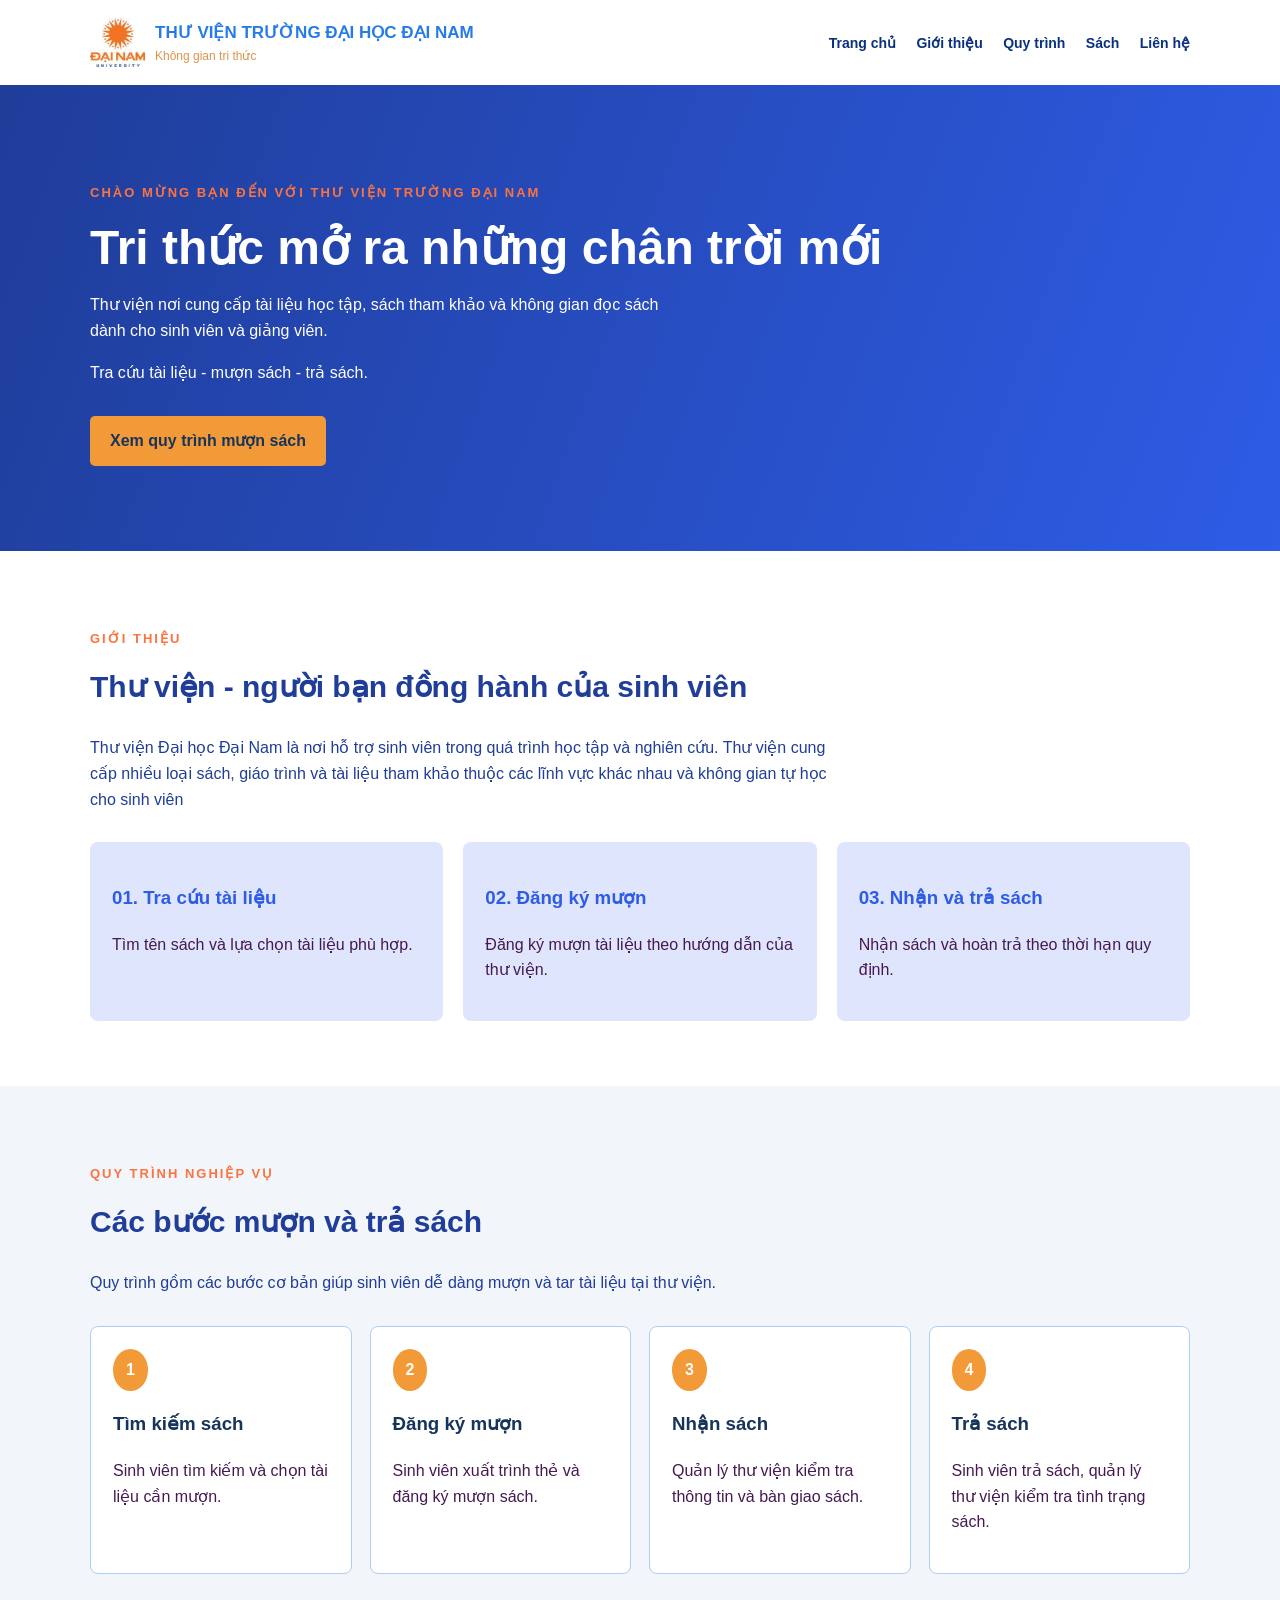
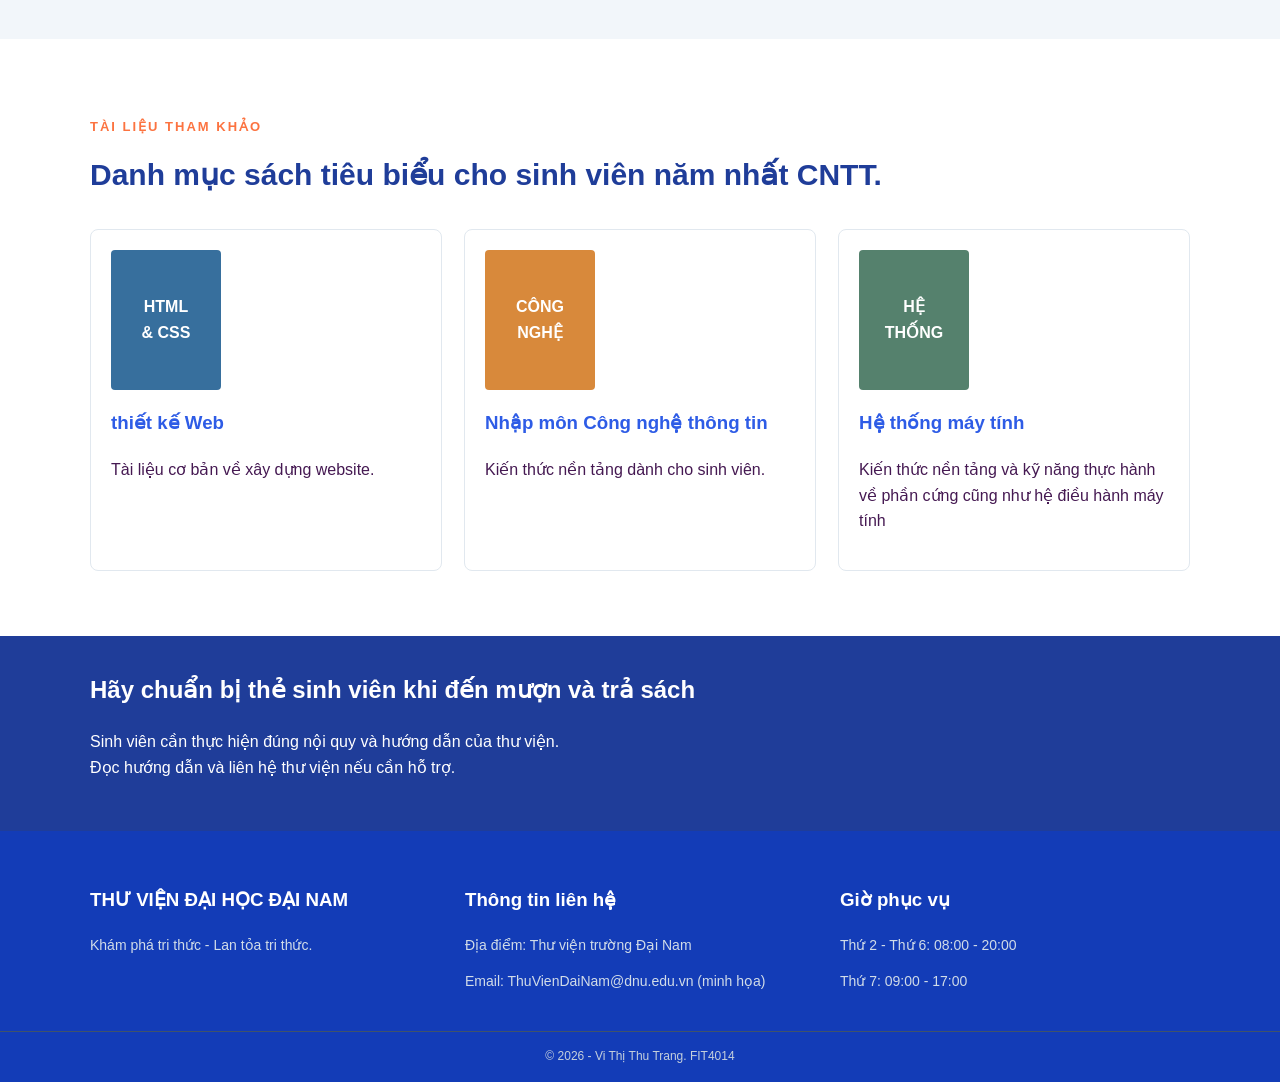
<file: index.html>
<!DOCTYPE html>
<html lang="vi">
<head>
    <meta charset="UTF-8">
    <meta name="viewport" content="width=device-width, initial-scale=1.0">
    <title>Thư viện trường Đại học Đại Nam</title>
    <link rel="stylesheet" href="css/style.css">
</head>
<body>

    <!-- PHẦN 1: ĐẦU TRANG -->
    
        <div class="container header-content">
           <div class="logo">
            <img src="assets/dainam.jpg"
            alt="Logo Đại Nam"class="logo-icon">
             <div>
                <h2>THƯ VIỆN TRƯỜNG ĐẠI HỌC ĐẠI NAM</h2>
                <p>Không gian tri thức</p>
          </div>
        </div>

            <nav>
                <a href="#trang-chu">Trang chủ</a>
                <a href="#gioi-thieu">Giới thiệu</a>
                <a href="#quy-trinh">Quy trình</a>
                <a href="#sach">Sách</a>
                <a href="#lien-he">Liên hệ</a>
            </nav>
        </div>

    <main>
        <!-- PHẦN 2: ẢNH BÌA / GIỚI THIỆU CHÍNH -->
        <section class="banner" id="trang-chu">
            <div class="container banner-content">
                <p class="sub-title">CHÀO MỪNG BẠN ĐẾN VỚI THƯ VIỆN TRƯỜNG ĐẠI NAM</p>
                <h1>Tri thức mở ra những chân trời mới</h1>
                <p> 
                    Thư viện nơi cung cấp tài liệu học tập, sách tham khảo và không gian đọc sách dành cho sinh viên và giảng viên.
                </p>
                <p>
                    Tra cứu tài liệu - mượn sách - trả sách.
                </p>
                <a class="button" href="#quy-trinh">Xem quy trình mượn sách</a>
            </div>
        </section>

        <!-- PHẦN 3: GIỚI THIỆU THƯ VIỆN -->
        <section class="section" id="gioi-thieu">
            <div class="container">
                <p class="sub-title">GIỚI THIỆU</p>
                <h2 class="section-title">Thư viện - người bạn đồng hành của sinh viên</h2>
                <p class="description">
                    Thư viện Đại học Đại Nam là nơi hỗ trợ sinh viên trong quá trình học tập và nghiên cứu. Thư viện cung cấp nhiều loại sách, giáo trình và tài liệu tham khảo thuộc các lĩnh vực khác nhau và không gian tự học cho sinh viên
                </p>

                <div class="features">
                    <div class="feature">
                        <h3>01. Tra cứu tài liệu</h3>
                        <p>Tìm tên sách và lựa chọn tài liệu phù hợp.</p>
                    </div>
                    <div class="feature">
                        <h3>02. Đăng ký mượn</h3>
                        <p>Đăng ký mượn tài liệu theo hướng dẫn của thư viện.</p>
                    </div>
                    <div class="feature">
                        <h3>03. Nhận và trả sách</h3>
                        <p>Nhận sách và hoàn trả theo thời hạn quy định.</p>
                    </div>
                </div>
            </div>
        </section>

        <!-- PHẦN 4: QUY TRÌNH MƯỢN VÀ TRẢ SÁCH -->
        <section class="section section-gray" id="quy-trinh">
            <div class="container">
                <p class="sub-title">QUY TRÌNH NGHIỆP VỤ</p>
                <h2 class="section-title">Các bước mượn và trả sách</h2>
                <p class="description">
                    Quy trình gồm các bước cơ bản giúp sinh viên dễ dàng mượn và tar tài liệu tại thư viện.
                </p>

                <div class="process-list">
                    <div class="process-item">
                        <span>1</span>
                        <h3>Tìm kiếm sách</h3>
                        <p>Sinh viên tìm kiếm và chọn tài liệu cần mượn.</p>
                    </div>
                    <div class="process-item">
                        <span>2</span>
                        <h3>Đăng ký mượn</h3>
                        <p>Sinh viên xuất trình thẻ và đăng ký mượn sách.</p>
                    </div>
                    <div class="process-item">
                        <span>3</span>
                        <h3>Nhận sách</h3>
                        <p>Quản lý thư viện kiểm tra thông tin và bàn giao sách.</p>
                    </div>
                    <div class="process-item">
                        <span>4</span>
                        <h3>Trả sách</h3>
                        <p>Sinh viên trả sách, quản lý thư viện kiểm tra tình trạng sách.</p>
                    </div>
                </div>
            </div>
        </section>

        <!-- PHẦN 5: DANH MỤC SÁCH MINH HỌA -->
        <section class="section" id="sach">
            <div class="container">
                <p class="sub-title">TÀI LIỆU THAM KHẢO</p>
                <h2 class="section-title">Danh mục sách tiêu biểu cho sinh viên năm nhất CNTT.</h2>

                <div class="book-list">
                    <div class="book">
                        <div class="book-cover blue">HTML<br>&amp; CSS</div>
                        <h3>thiết kế Web</h3>
                        <p>Tài liệu cơ bản về xây dựng website.</p>
                    </div>
                    <div class="book">
                        <div class="book-cover orange">CÔNG<br>NGHỆ</div>
                        <h3>Nhập môn Công nghệ thông tin</h3>
                        <p>Kiến thức nền tảng dành cho sinh viên.</p>
                    </div>
                    <div class="book">
                        <div class="book-cover green">HỆ<br>THỐNG</div>
                        <h3>Hệ thống máy tính</h3>
                        <p>Kiến thức nền tảng và kỹ năng thực hành về phần cứng cũng như hệ điều hành máy tính</p>
                    </div>
                </div>
            </div>
        </section>

        <!-- PHẦN 6: THÔNG BÁO -->
        <section class="notice">
            <div class="container">
                <h2>Hãy chuẩn bị thẻ sinh viên khi đến mượn và trả sách</h2>
                <p>Sinh viên cần thực hiện đúng nội quy và hướng dẫn của thư viện. <br> Đọc hướng dẫn và liên hệ thư viện nếu cần hỗ trợ.</p>
            </div>
        </section>
    </main>

    <!-- PHẦN 7: CHÂN TRANG -->
    <footer id="lien-he">
        <div class="container footer-content">
            <div>
                <h3>THƯ VIỆN ĐẠI HỌC ĐẠI NAM</h3>
                <p>Khám phá tri thức - Lan tỏa tri thức.</p>
            </div>
            <div>
                <h3>Thông tin liên hệ</h3>
                <p>Địa điểm: Thư viện trường Đại Nam</p>
                <p>Email: ThuVienDaiNam@dnu.edu.vn (minh họa)</p>
            </div>
            <div>
                <h3>Giờ phục vụ</h3>
                <p>Thứ 2 - Thứ 6: 08:00 - 20:00</p>
                <p>Thứ 7: 09:00 - 17:00</p>
            </div>
        </div>
        <p class="copyright">© 2026 - Vi Thị Thu Trang. FIT4014</p>
    </footer>

</body>
</html>
</file>
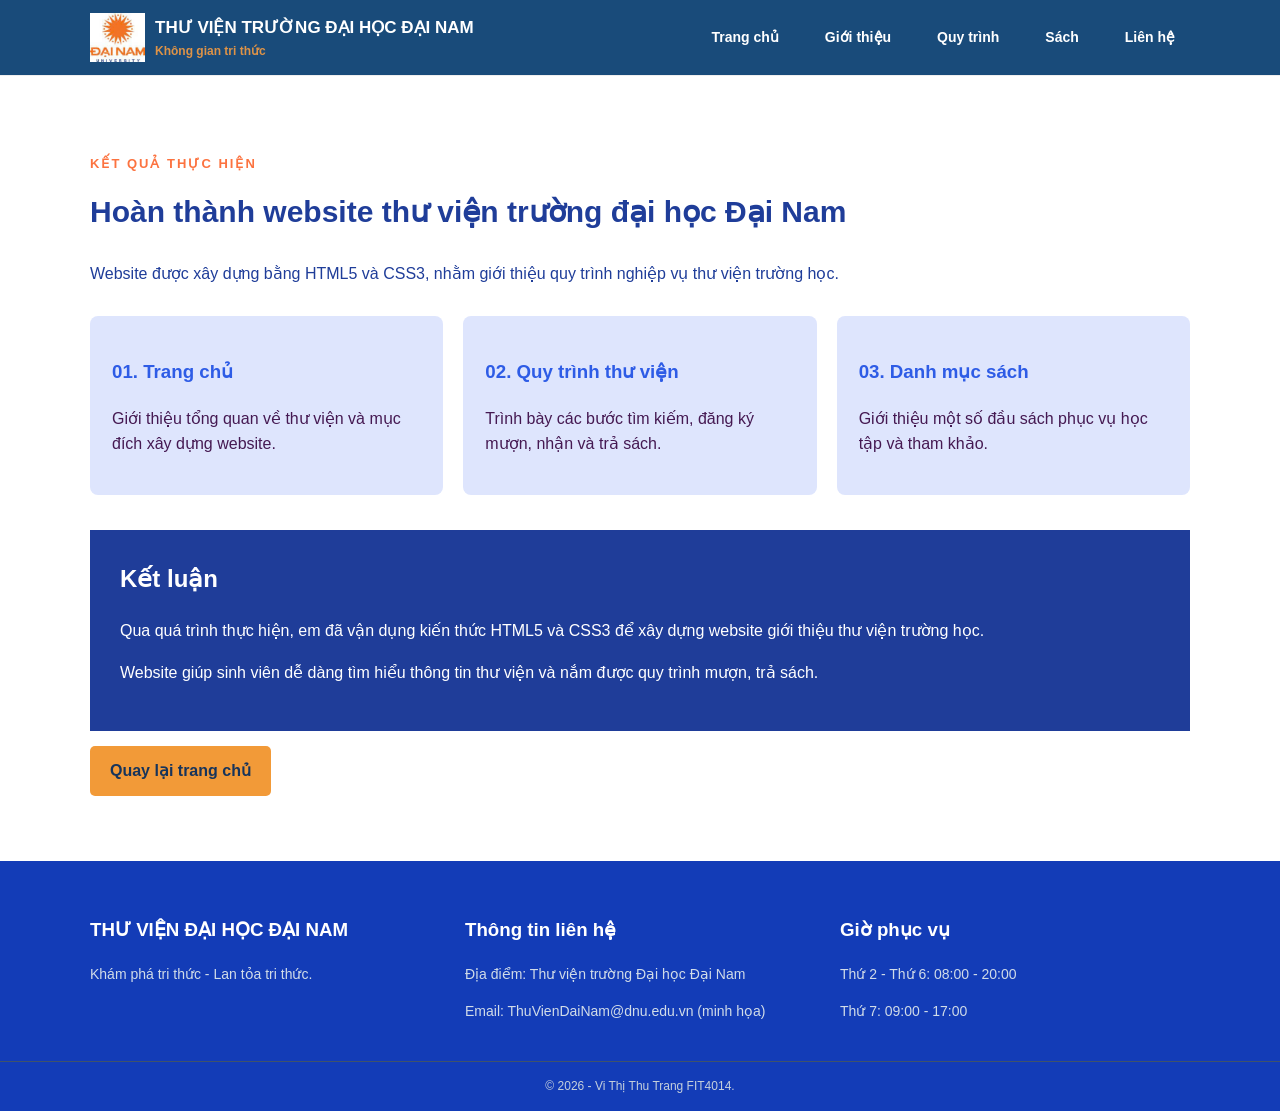
<file: ket-qua.html>
<!DOCTYPE html>
<html lang="vi">

<head>
    <meta charset="UTF-8">
    <meta name="viewport" content="width=device-width, initial-scale=1.0">
    <title>Kết quả website - Thư viện trường đại học</title>
    <link rel="stylesheet" href="css/style.css">
</head>

<body>

    <!-- PHẦN 1: ĐẦU TRANG -->
    <header>
        <div class="container header-content">
            <div class="logo">
                <img src="assets/dainam.jpg"
                alt="Logo Đại Nam"
                class="logo-icon">
            <div>
                <h2>THƯ VIỆN TRƯỜNG ĐẠI HỌC ĐẠI NAM</h2>
                <p>Không gian tri thức</p>
            </div>
        </div>

            <nav>
                <a href="index.html#trang-chu">Trang chủ</a>
                <a href="index.html#gioi-thieu">Giới thiệu</a>
                <a href="index.html#quy-trinh">Quy trình</a>
                <a href="index.html#sach">Sách</a>
                <a href="index.html#lien-he">Liên hệ</a>
            </nav>
        </div>
    </header>

    <main>

        <!-- PHẦN 2: KẾT QUẢ THỰC HIỆN -->
        <section class="section">
            <div class="container">

                <p class="sub-title">KẾT QUẢ THỰC HIỆN</p>

                <h1 class="section-title">
                    Hoàn thành website thư viện trường đại học Đại Nam
                </h1>

                <p class="description">
                    Website được xây dựng bằng HTML5 và CSS3,
                    nhằm giới thiệu quy trình nghiệp vụ thư viện
                    trường học.
                </p>

                <div class="features">

                    <div class="feature">
                        <h3>01. Trang chủ</h3>
                        <p>
                            Giới thiệu tổng quan về thư viện
                            và mục đích xây dựng website.
                        </p>
                    </div>

                    <div class="feature">
                        <h3>02. Quy trình thư viện</h3>
                        <p>
                            Trình bày các bước tìm kiếm,
                            đăng ký mượn, nhận và trả sách.
                        </p>
                    </div>
                    <div class="feature">
                        <h3>03. Danh mục sách</h3>
                        <p>
                            Giới thiệu một số đầu sách
                            phục vụ học tập và tham khảo.
                        </p>
                    </div>
                </div>

                <!-- PHẦN 3: KẾT LUẬN -->
                <div class="notice" style="margin-top: 35px; padding: 30px;">
                    <h2>Kết luận</h2>
                    <p>
                        Qua quá trình thực hiện, em đã vận dụng
                        kiến thức HTML5 và CSS3 để xây dựng website giới thiệu thư viện trường học.
                    </p>
                    <p>
                        Website giúp sinh viên dễ dàng tìm hiểu
                        thông tin thư viện và nắm được quy trình
                        mượn, trả sách.
                    </p>
                </div>
                <a class="button" href="index.html"> Quay lại trang chủ</a>
            </div>
        </section>
    </main>

    <!-- PHẦN 4: CHÂN TRANG -->
    <footer id="lien-he">
        <div class="container footer-content">

            <div>
                <h3>THƯ VIỆN ĐẠI HỌC ĐẠI NAM</h3>
                <p>Khám phá tri thức - Lan tỏa tri thức.</p>
            </div>

            <div>
                <h3>Thông tin liên hệ</h3>
                <p>Địa điểm: Thư viện trường Đại học Đại Nam</p>
                <p>Email: ThuVienDaiNam@dnu.edu.vn (minh họa)</p>
            </div>

            <div>
                <h3>Giờ phục vụ</h3>
                <p>Thứ 2 - Thứ 6: 08:00 - 20:00</p>
                <p>Thứ 7: 09:00 - 17:00</p>
            </div>

        </div>

        <p class="copyright">
            © 2026 - Vi Thị Thu Trang FIT4014.
        </p>
    </footer>

</body>
</html>
</file>
<file: css/style.css>
{
    box-sizing: border-box;
}

html {
    scroll-behavior: smooth;
}

body {
    margin: 0;
    font-family: Arial, sans-serif;
    color: #451952;
    line-height: 1.6;
}

.container {
    width: 90%;
    max-width: 1100px;
    margin: auto;
}


header {
    background-color: white;
    border-bottom: 1px solid #eeeeee;
}

.header-content {
    min-height: 85px;
    display: flex;
    justify-content: space-between;
    align-items: center;
    gap: 20px;
}

.logo {
    display: flex;
    align-items: center;
    gap: 10px;
    color: #267beb;
}

.logo h2 {
    font-size: 17px;
    margin: 0;
}

.logo p {
    font-size: 12px;
    margin: 0;
    color: #de9347;
}

.logo-icon {    
    width: 55px;
    height: 55px;
    object-fit: contain;
    display: block;
}

nav a {
    color: #093180;
    text-decoration: none;
    margin-left: 16px;
    font-weight: bold;
    font-size: 14px;
}

nav a:hover {
    color: #e58a27;
}


.banner {
    background: linear-gradient(110deg, #1F3D99, #2E5CE6);
    color: white;
    padding: 85px 0;
}

.banner-content {
    max-width: 1100px;
}

.sub-title {
    color: #FC7340;
    font-weight: bold;
    letter-spacing: 2px;
    font-size: 13px;
}

.banner h1 {
    font-size: 48px;
    line-height: 1.2;
    margin: 15px 0;
}

.banner-content > p:not(.sub-title) {
    max-width: 600px;
}

.button {
    display: inline-block;
    background-color: #f29a38;
    color: #17345b;
    text-decoration: none;
    padding: 12px 20px;
    border-radius: 5px;
    font-weight: bold;
    margin-top: 15px;
}

.button:hover {
    background-color: #ffc276;
}

.section {
    padding: 65px 0;
}

.section-gray {
    background-color: #f2f6fa;
}

.section-title {
    color: #1F3D99;
    font-size: 30px;
    margin-top: 5px;
}

.description {
    color: #1F3D99;
    max-width: 750px;
}

.features {
    display: flex;
    gap: 20px;
    margin-top: 30px;
}

.feature {
    flex: 1;
    padding: 22px;
    background-color: #dee5fd;
    border-radius: 8px;
}

.feature h3 {
    color: #2E5CE6;
}


.process-list {
    display: grid;
    grid-template-columns: repeat(4, 1fr);
    gap: 18px;
    margin-top: 30px;
}

.process-item {
    background-color: white;
    padding: 22px;
    border: 1px solid #abcef1;
    border-radius: 8px;
}

.process-item span {
    display: inline-block;
    color: white;
    background-color: #f29a38;
    padding: 8px 13px;
    border-radius: 50%;
    font-weight: bold;
}

.process-item h3 {
    color: #17345b;
}


.book-list {
    display: grid;
    grid-template-columns: repeat(3, 1fr);
    gap: 22px;
    margin-top: 30px;
}

.book {
    border: 1px solid #e1e8ef;
    padding: 20px;
    border-radius: 8px;
}

.book-cover {
    width: 110px;
    height: 140px;
    display: flex;
    justify-content: center;
    align-items: center;
    text-align: center;
    color: white;
    font-weight: bold;
    border-radius: 4px;
    margin-bottom: 15px;
}

.blue {
    background-color: #376f9d;
}

.orange {
    background-color: #d8893b;
}

.green {
    background-color: #55816d;
}

.book h3 {
    color: #2E5CE6;
}


.notice {
    background-color: #1F3D99;
    color: white;
    padding: 35px 0;
}

.notice h2 {
    margin-top: 0;
}

footer {
    background-color: #133cb7;
    color: white;
    padding-top: 35px;
}

.footer-content {
    display: grid;
    grid-template-columns: repeat(3, 1fr);
    gap: 25px;
    padding-bottom: 25px;
}

.footer-content p {
    color: #d1dce8;
    font-size: 14px;
}

.copyright {
    text-align: center;
    border-top: 1px solid #40536a;
    padding: 15px;
    margin: 0;
    font-size: 12px;
    color: #c5d0dc;
}


@media (max-width: 768px) {
    .header-content {
        flex-direction: column;
        padding: 15px 0;
    }

    nav {
        text-align: center;
    }

    nav a {
        display: inline-block;
        margin: 5px 8px;
    }

    .banner h1 {
        font-size: 36px;
    }

    .features {
        flex-direction: column;
    }

    .process-list {
        grid-template-columns: repeat(2, 1fr);
    }

    .book-list {
        grid-template-columns: 1fr;
    }
}

@media (max-width: 480px) {
    .process-list {
        grid-template-columns: 1fr;
    }

    .footer-content {
        grid-template-columns: 1fr;
    }

    .section-title {
        font-size: 25px;
    }

    .banner {
        padding: 60px 0;
    }
}


header,
.site-header {
    background-color: #194b7a;
    color: white;
    width: 100%;
}

header .header-content,
.site-header .container {
    max-width: 1100px;
    margin: auto;
    min-height: 75px;
    display: flex;
    justify-content: space-between;
    align-items: center;
    flex-direction: row;
}

header .logo,
.site-header .logo {
    color: white;
    text-decoration: none;
    font-size: 23px;
    font-weight: bold;
}

header nav,
.site-header nav {
    display: flex;
    align-items: center;
}

header nav a,
.site-header nav ul li a {
    color: white;
    text-decoration: none;
    font-weight: bold;
    padding: 12px 15px;
    display: inline-block;
}

.site-header nav ul {
    display: flex;
    flex-direction: row;
    list-style: none;
    gap: 5px;
    margin: 0;
    padding: 0;
}

header nav a:hover,
.site-header nav ul li a:hover {
    color: #ffc04d;
}

@media (max-width: 768px) {
    header .header-content,
    .site-header .container {
        flex-direction: column;
        padding: 15px;
        gap: 12px;
    }

    .site-header nav ul {
        flex-wrap: wrap;
        justify-content: center;
    }
}
</file>
